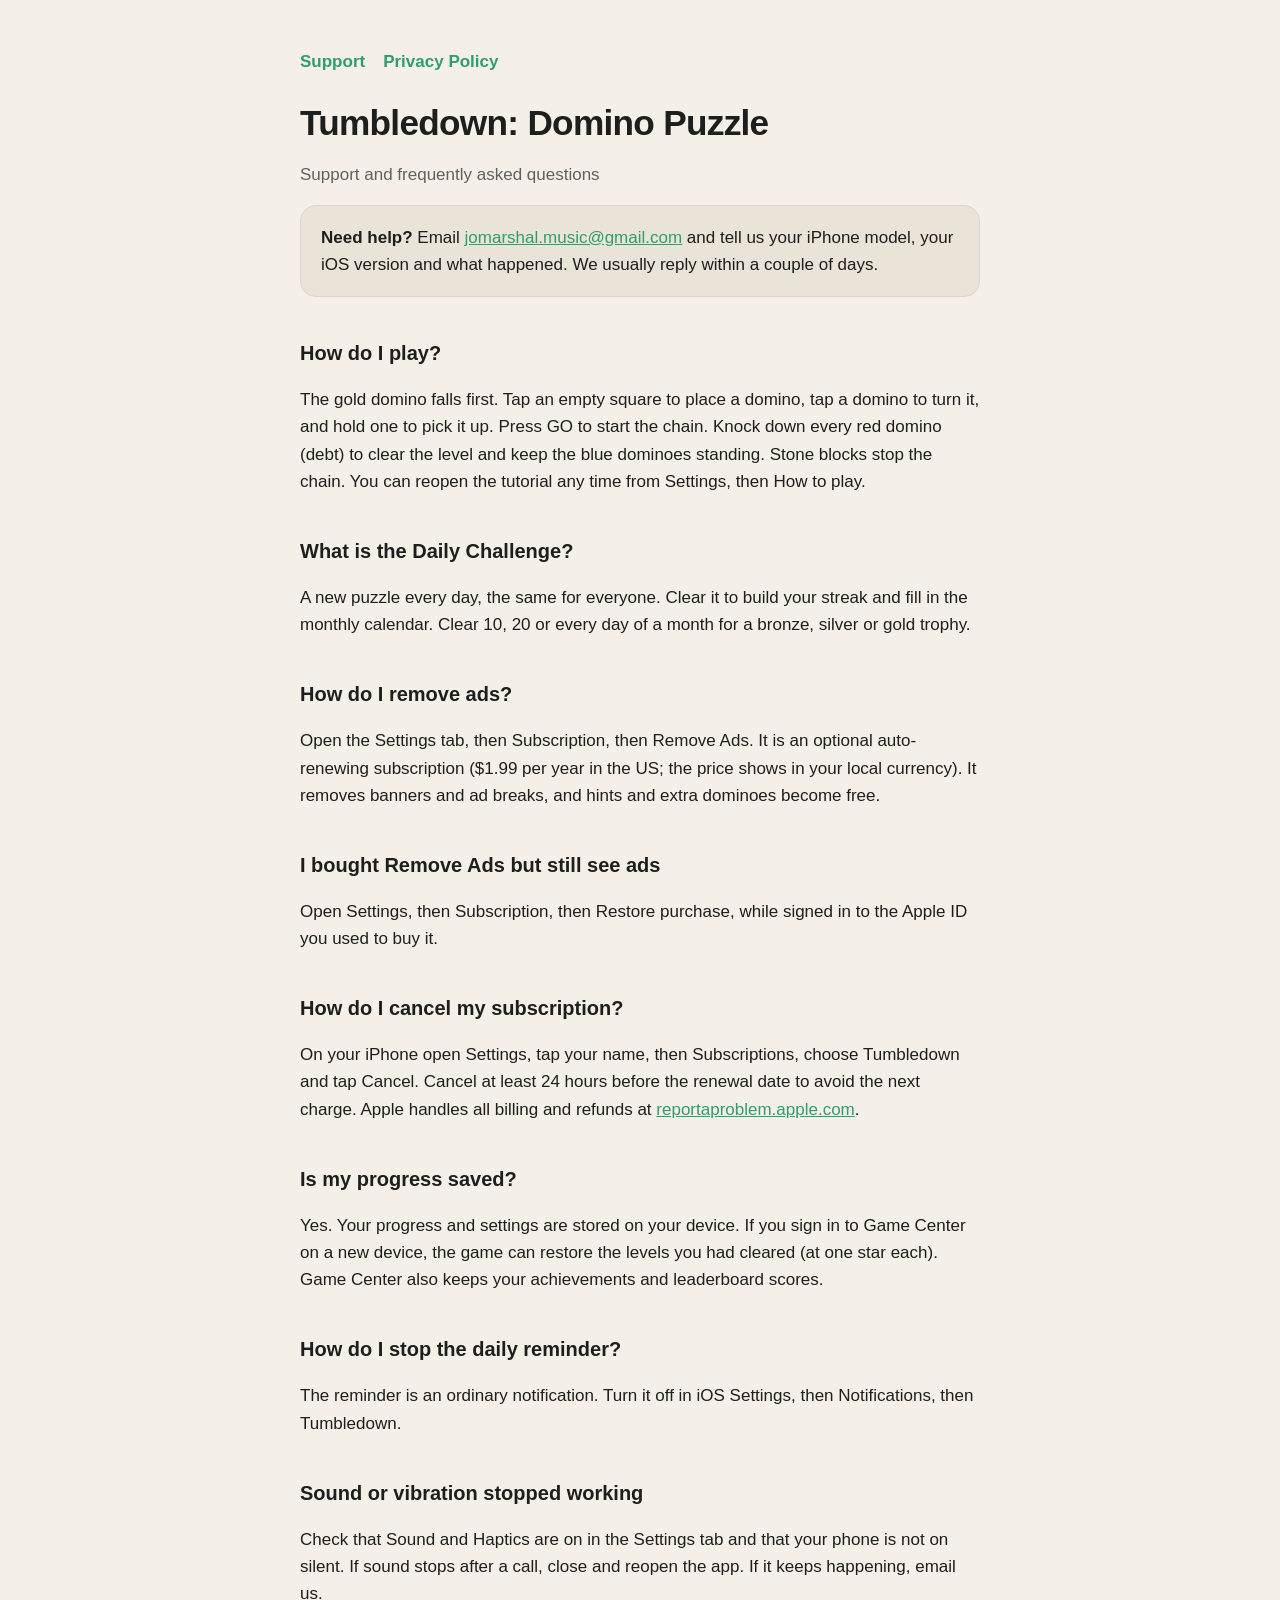
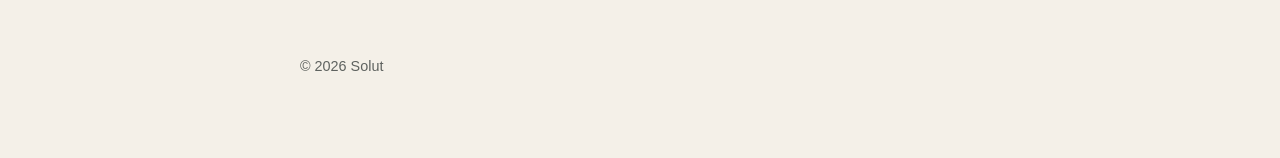
<file: index.html>
<!doctype html><html lang="en"><head><meta charset="utf-8"><meta name="viewport" content="width=device-width,initial-scale=1"><title>Tumbledown Support</title><link rel="stylesheet" href="style.css"></head><body><main>
<nav><a href="./">Support</a><a href="privacy.html">Privacy Policy</a></nav>
<h1>Tumbledown: Domino Puzzle</h1>
<p class="muted">Support and frequently asked questions</p>
<div class="card"><strong>Need help?</strong> Email <a href="mailto:jomarshal.music@gmail.com">jomarshal.music@gmail.com</a> and tell us your iPhone model, your iOS version and what happened. We usually reply within a couple of days.</div>

<h2>How do I play?</h2>
<p>The gold domino falls first. Tap an empty square to place a domino, tap a domino to turn it, and hold one to pick it up. Press GO to start the chain. Knock down every red domino (debt) to clear the level and keep the blue dominoes standing. Stone blocks stop the chain. You can reopen the tutorial any time from Settings, then How to play.</p>

<h2>What is the Daily Challenge?</h2>
<p>A new puzzle every day, the same for everyone. Clear it to build your streak and fill in the monthly calendar. Clear 10, 20 or every day of a month for a bronze, silver or gold trophy.</p>

<h2>How do I remove ads?</h2>
<p>Open the Settings tab, then Subscription, then Remove Ads. It is an optional auto-renewing subscription ($1.99 per year in the US; the price shows in your local currency). It removes banners and ad breaks, and hints and extra dominoes become free.</p>

<h2>I bought Remove Ads but still see ads</h2>
<p>Open Settings, then Subscription, then Restore purchase, while signed in to the Apple ID you used to buy it.</p>

<h2>How do I cancel my subscription?</h2>
<p>On your iPhone open Settings, tap your name, then Subscriptions, choose Tumbledown and tap Cancel. Cancel at least 24 hours before the renewal date to avoid the next charge. Apple handles all billing and refunds at <a href="https://reportaproblem.apple.com">reportaproblem.apple.com</a>.</p>

<h2>Is my progress saved?</h2>
<p>Yes. Your progress and settings are stored on your device. If you sign in to Game Center on a new device, the game can restore the levels you had cleared (at one star each). Game Center also keeps your achievements and leaderboard scores.</p>

<h2>How do I stop the daily reminder?</h2>
<p>The reminder is an ordinary notification. Turn it off in iOS Settings, then Notifications, then Tumbledown.</p>

<h2>Sound or vibration stopped working</h2>
<p>Check that Sound and Haptics are on in the Settings tab and that your phone is not on silent. If sound stops after a call, close and reopen the app. If it keeps happening, email us.</p>

<footer>&copy; 2026 Solut</footer>
</main></body></html>
</file>
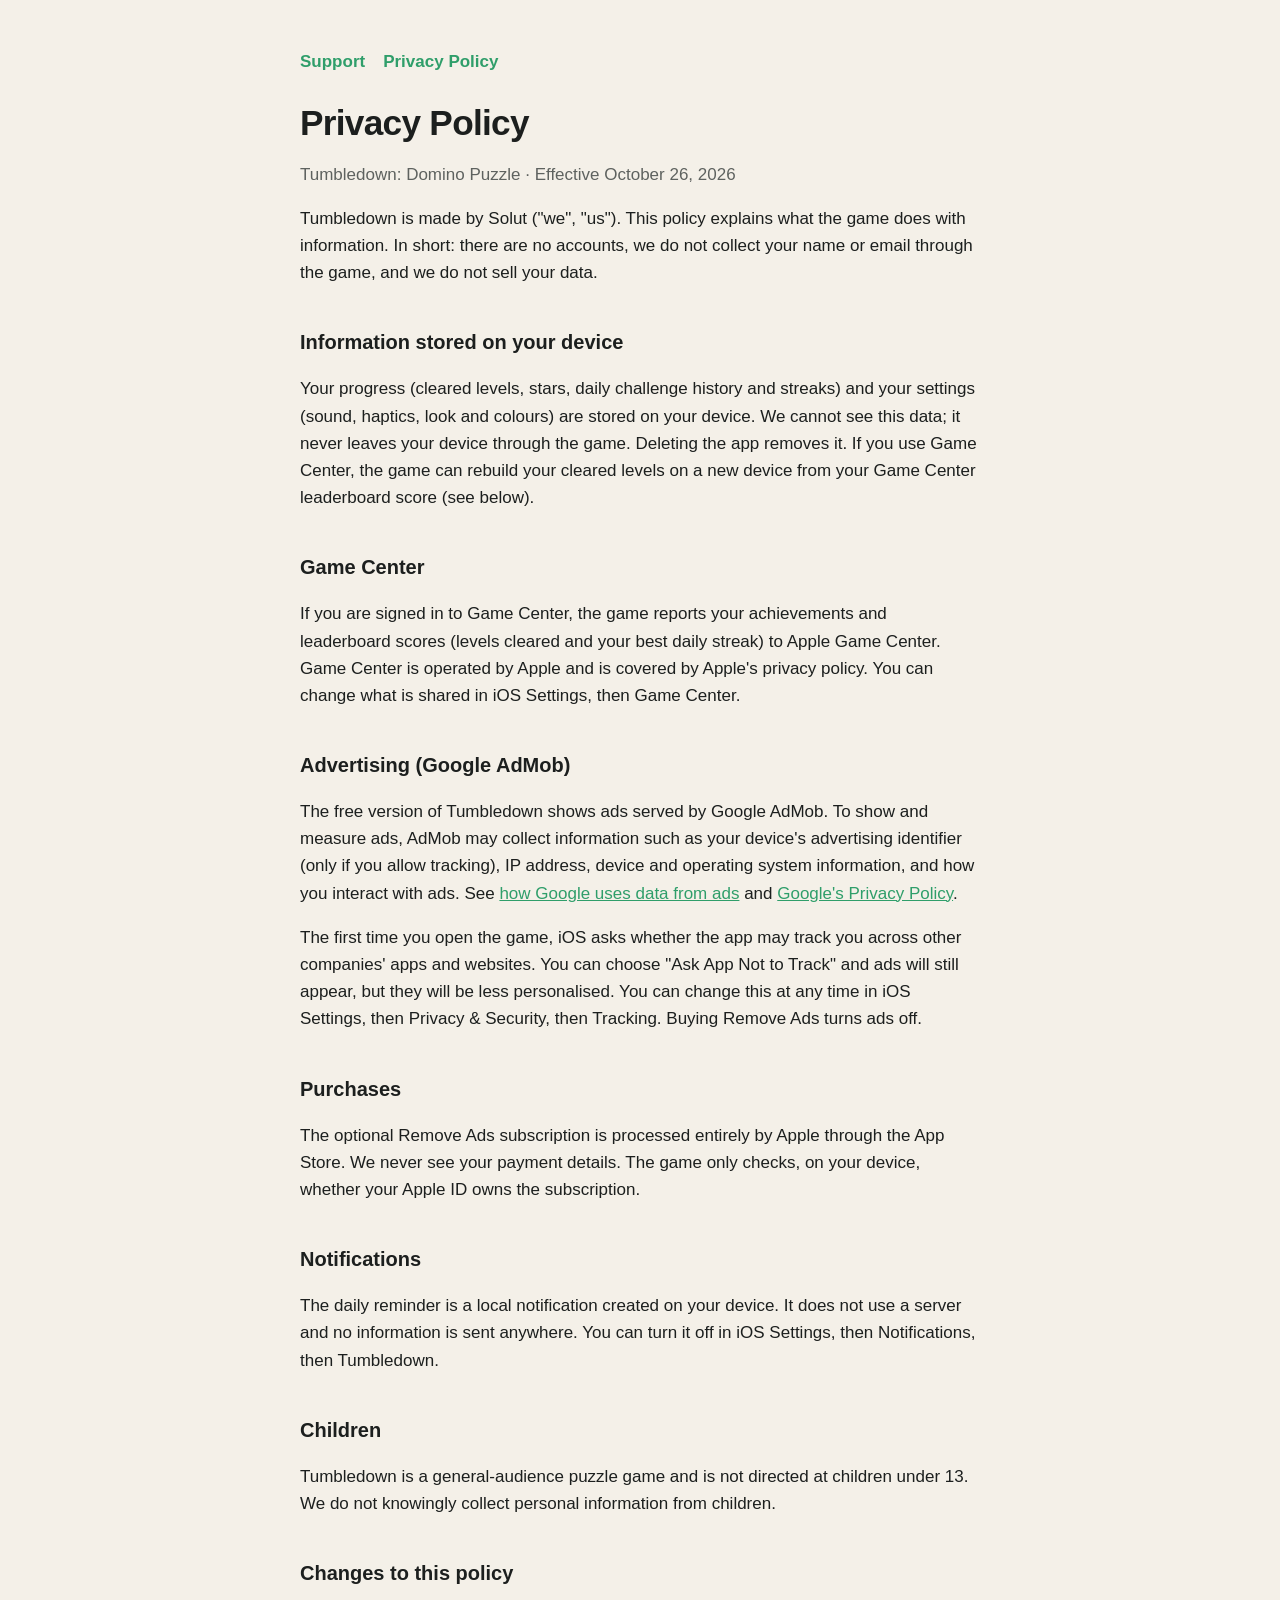
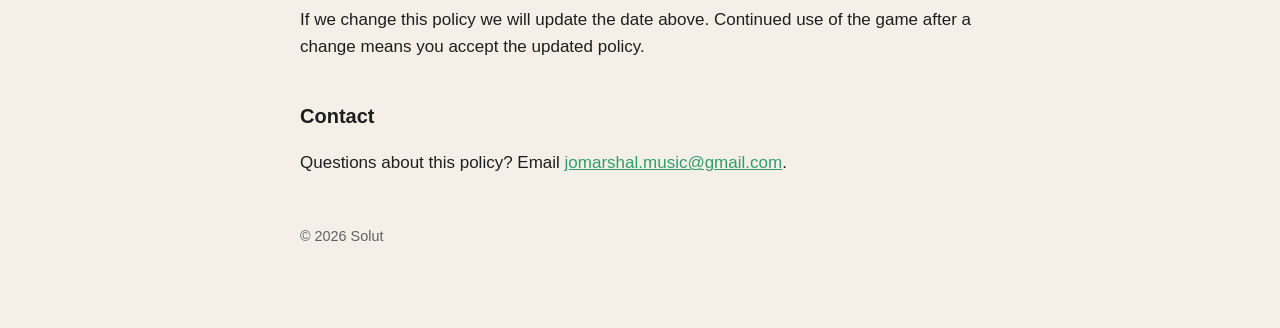
<file: privacy.html>
<!doctype html><html lang="en"><head><meta charset="utf-8"><meta name="viewport" content="width=device-width,initial-scale=1"><title>Tumbledown Privacy Policy</title><link rel="stylesheet" href="style.css"></head><body><main>
<nav><a href="./">Support</a><a href="privacy.html">Privacy Policy</a></nav>
<h1>Privacy Policy</h1>
<p class="muted">Tumbledown: Domino Puzzle &middot; Effective October 26, 2026</p>
<p>Tumbledown is made by Solut ("we", "us"). This policy explains what the game does with information. In short: there are no accounts, we do not collect your name or email through the game, and we do not sell your data.</p>

<h2>Information stored on your device</h2>
<p>Your progress (cleared levels, stars, daily challenge history and streaks) and your settings (sound, haptics, look and colours) are stored on your device. We cannot see this data; it never leaves your device through the game. Deleting the app removes it. If you use Game Center, the game can rebuild your cleared levels on a new device from your Game Center leaderboard score (see below).</p>

<h2>Game Center</h2>
<p>If you are signed in to Game Center, the game reports your achievements and leaderboard scores (levels cleared and your best daily streak) to Apple Game Center. Game Center is operated by Apple and is covered by Apple's privacy policy. You can change what is shared in iOS Settings, then Game Center.</p>

<h2>Advertising (Google AdMob)</h2>
<p>The free version of Tumbledown shows ads served by Google AdMob. To show and measure ads, AdMob may collect information such as your device's advertising identifier (only if you allow tracking), IP address, device and operating system information, and how you interact with ads. See <a href="https://policies.google.com/technologies/ads">how Google uses data from ads</a> and <a href="https://policies.google.com/privacy">Google's Privacy Policy</a>.</p>
<p>The first time you open the game, iOS asks whether the app may track you across other companies' apps and websites. You can choose "Ask App Not to Track" and ads will still appear, but they will be less personalised. You can change this at any time in iOS Settings, then Privacy &amp; Security, then Tracking. Buying Remove Ads turns ads off.</p>

<h2>Purchases</h2>
<p>The optional Remove Ads subscription is processed entirely by Apple through the App Store. We never see your payment details. The game only checks, on your device, whether your Apple ID owns the subscription.</p>

<h2>Notifications</h2>
<p>The daily reminder is a local notification created on your device. It does not use a server and no information is sent anywhere. You can turn it off in iOS Settings, then Notifications, then Tumbledown.</p>

<h2>Children</h2>
<p>Tumbledown is a general-audience puzzle game and is not directed at children under 13. We do not knowingly collect personal information from children.</p>

<h2>Changes to this policy</h2>
<p>If we change this policy we will update the date above. Continued use of the game after a change means you accept the updated policy.</p>

<h2>Contact</h2>
<p>Questions about this policy? Email <a href="mailto:jomarshal.music@gmail.com">jomarshal.music@gmail.com</a>.</p>

<footer>&copy; 2026 Solut</footer>
</main></body></html>
</file>
<file: style.css>
:root{--bg:#f4f0e8;--ink:#1c1f1e;--muted:#5e625f;--line:#ddd6c8;--card:#eae4d8;--accent:#2f9e6a}
@media (prefers-color-scheme:dark){:root{--bg:#0f2b27;--ink:#f3eee0;--muted:#b9b5a6;--line:#22504a;--card:#163a34;--accent:#46c987}}
*{box-sizing:border-box}body{margin:0;background:var(--bg);color:var(--ink);font:17px/1.6 -apple-system,BlinkMacSystemFont,"Segoe UI",Roboto,Helvetica,Arial,sans-serif}
main{max-width:720px;margin:0 auto;padding:48px 20px 80px}h1{font-size:2.2rem;line-height:1.15;margin:0 0 .3em;letter-spacing:-.02em}
h2{font-size:1.25rem;margin:2em 0 .4em}p,li{color:var(--ink)}.muted{color:var(--muted)}a{color:var(--accent)}
.card{background:var(--card);border:1px solid var(--line);border-radius:16px;padding:18px 20px;margin:16px 0}
nav{display:flex;gap:18px;margin-bottom:28px;font-weight:600}nav a{text-decoration:none}footer{margin-top:48px;color:var(--muted);font-size:.9rem}
</file>
